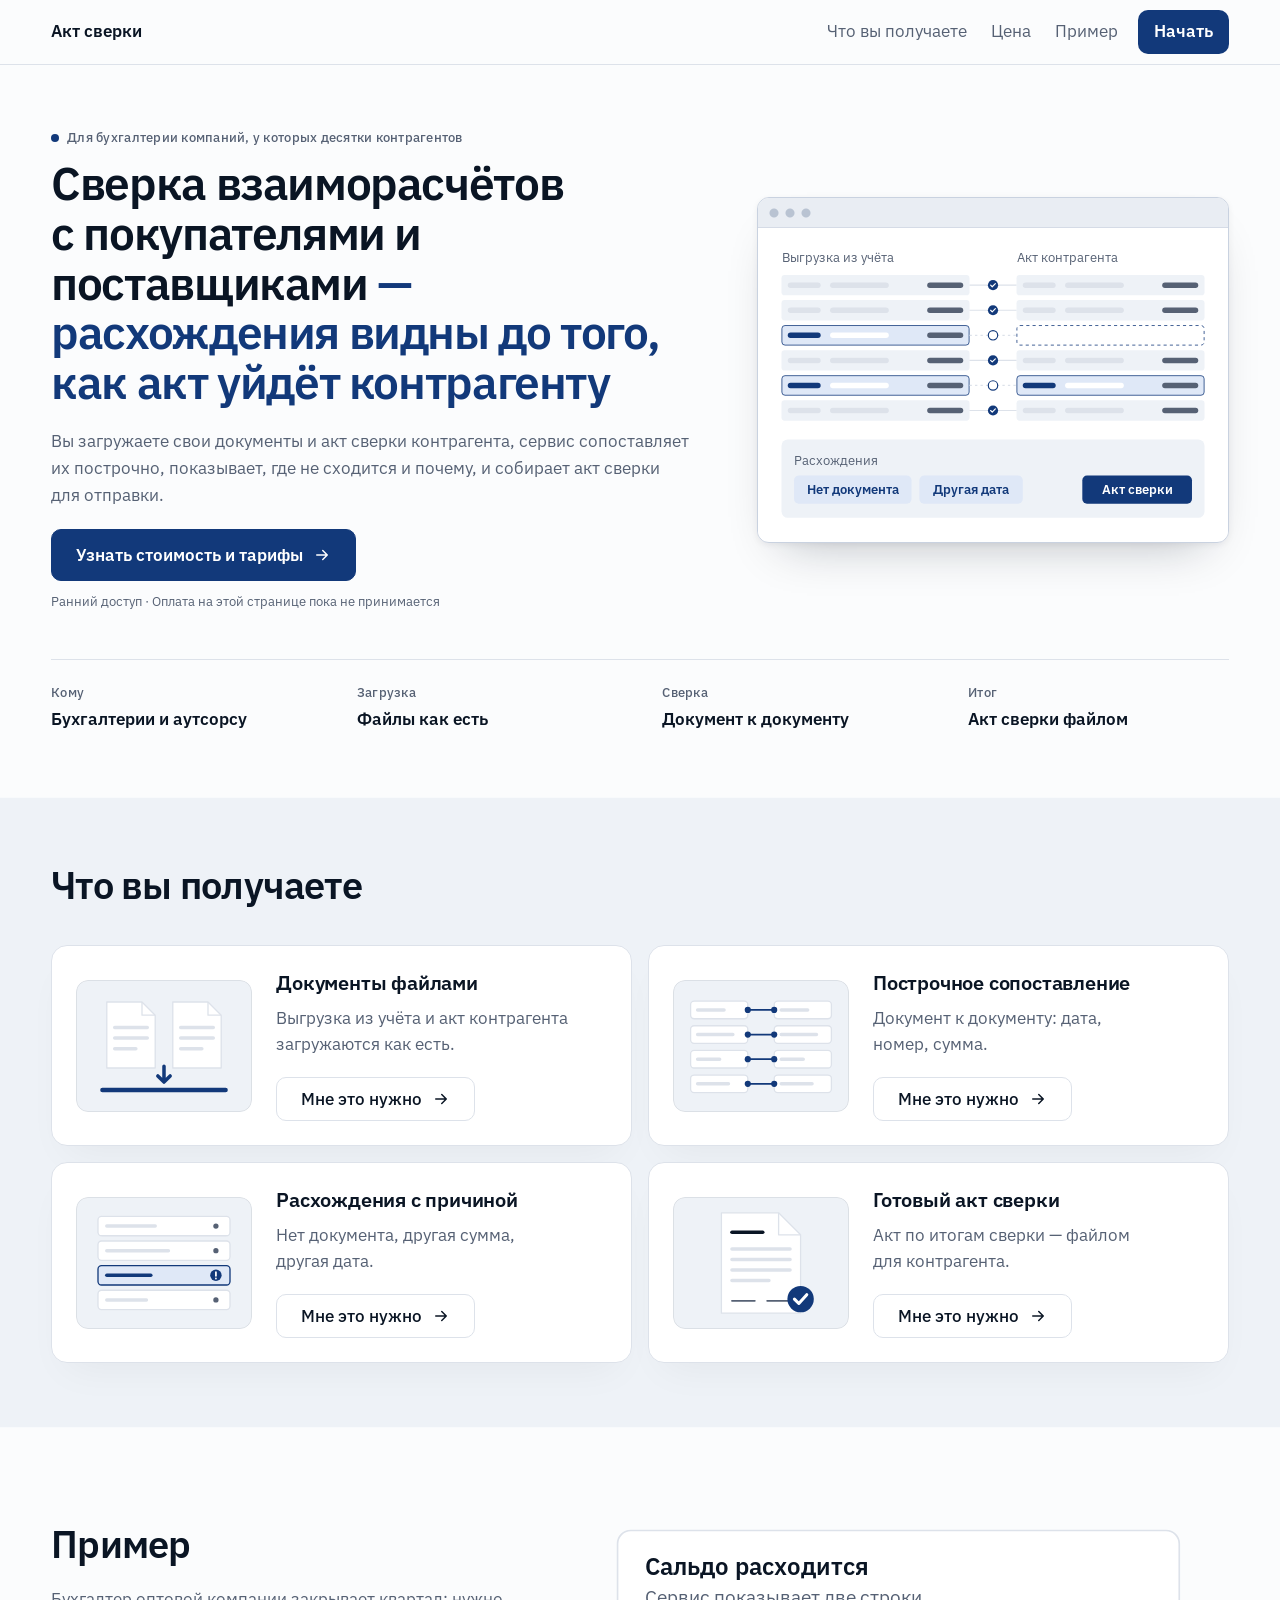
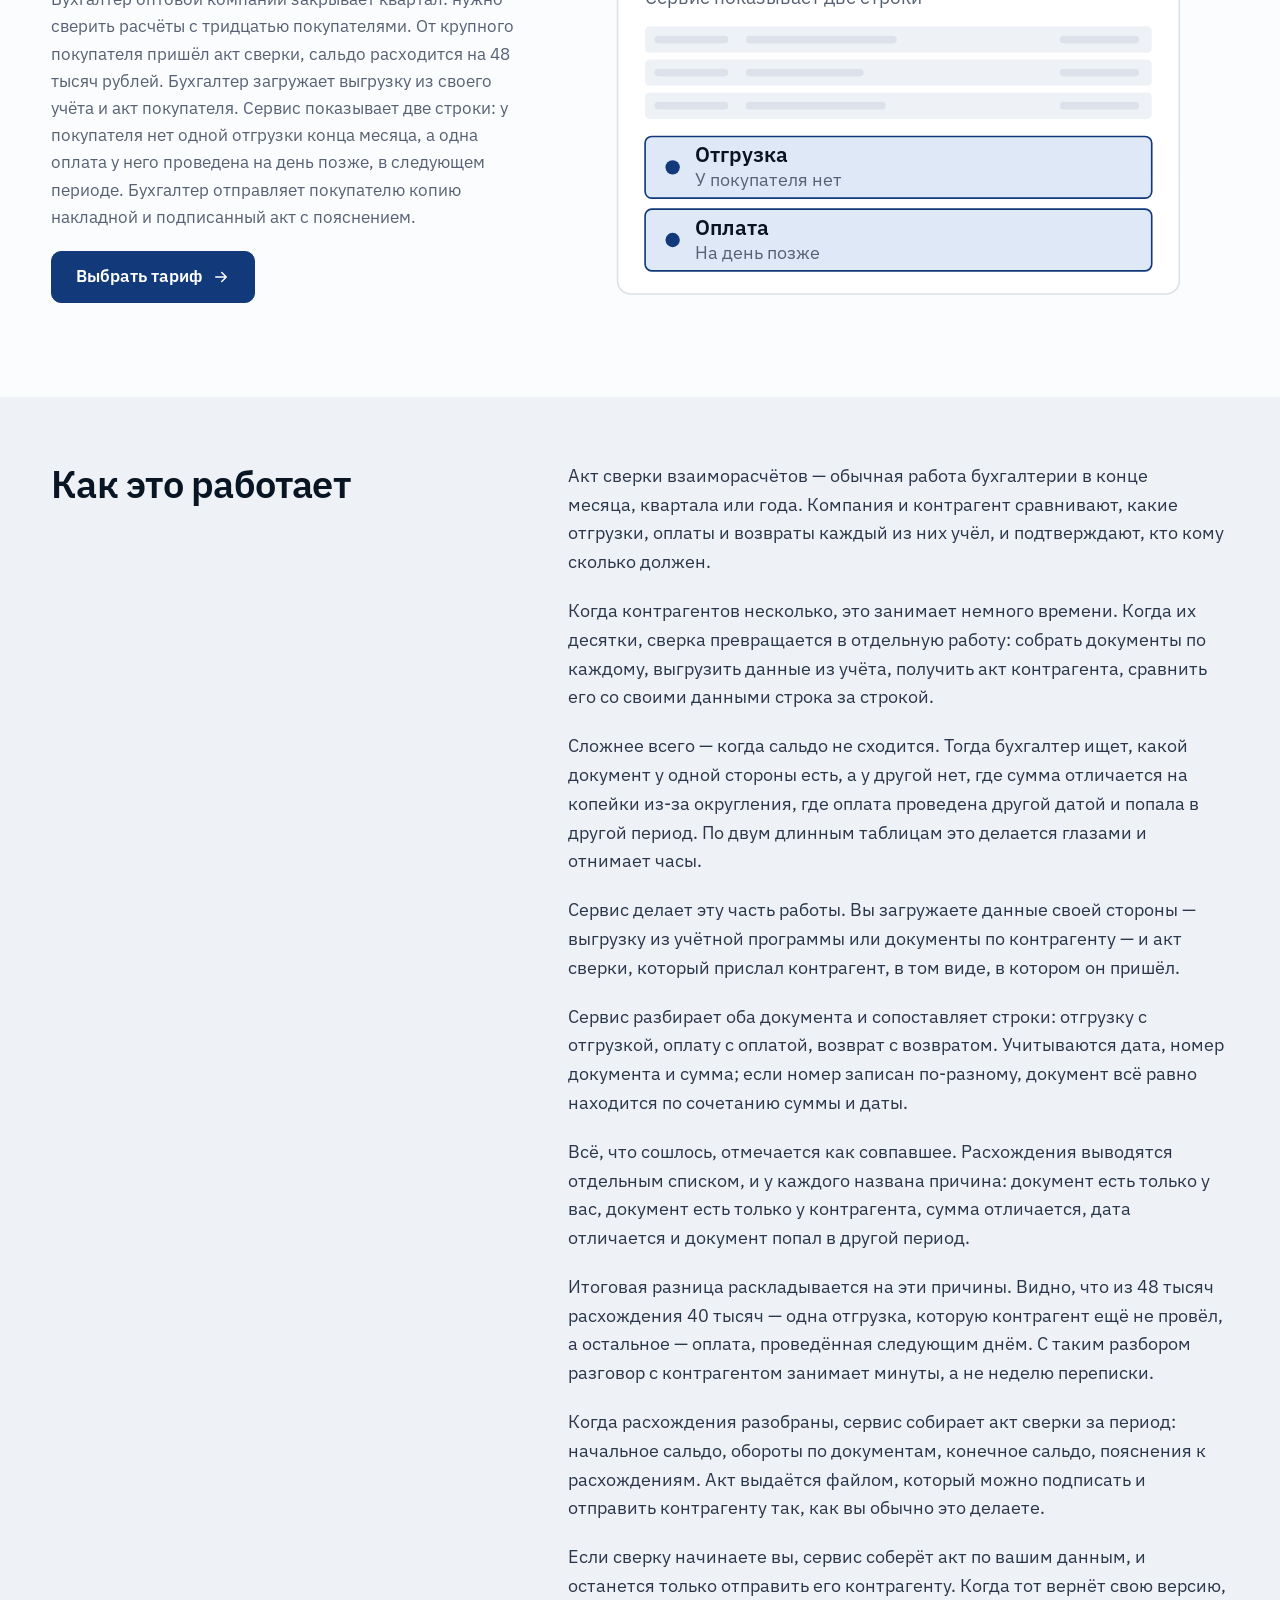
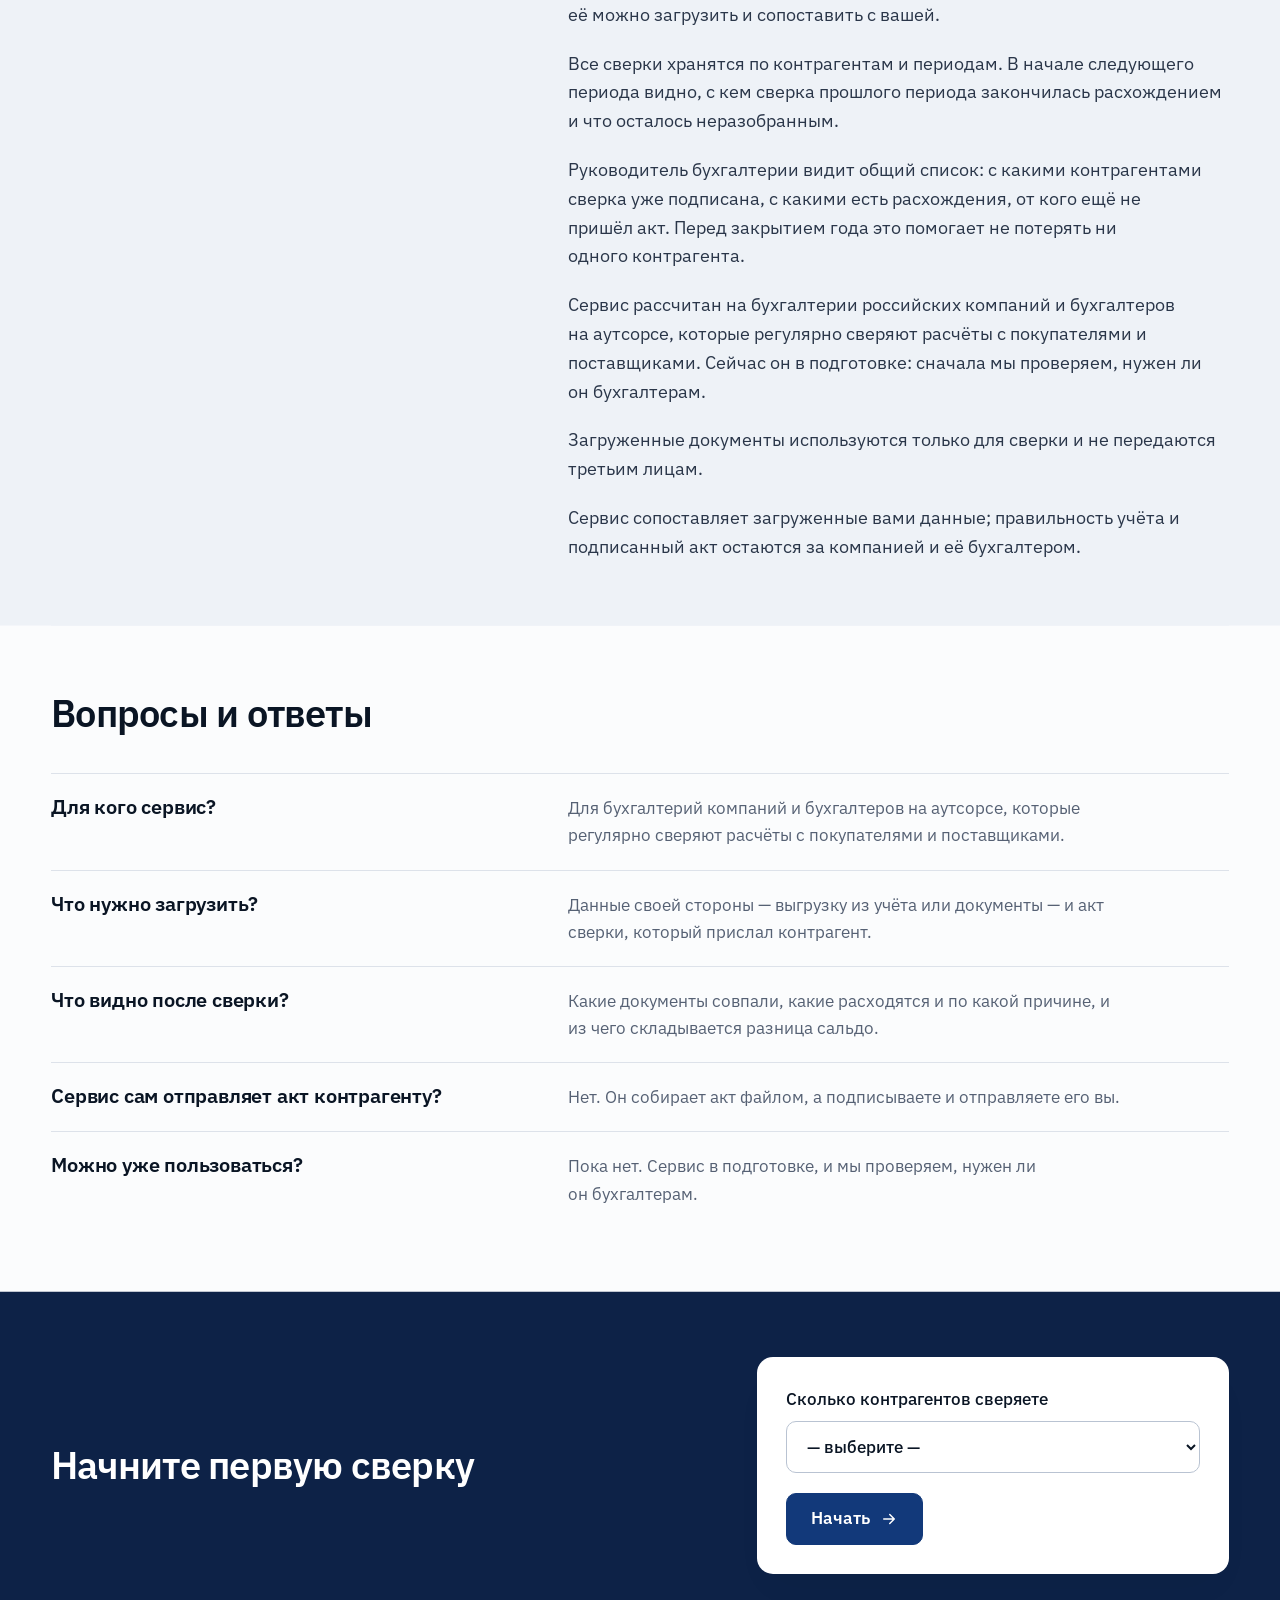
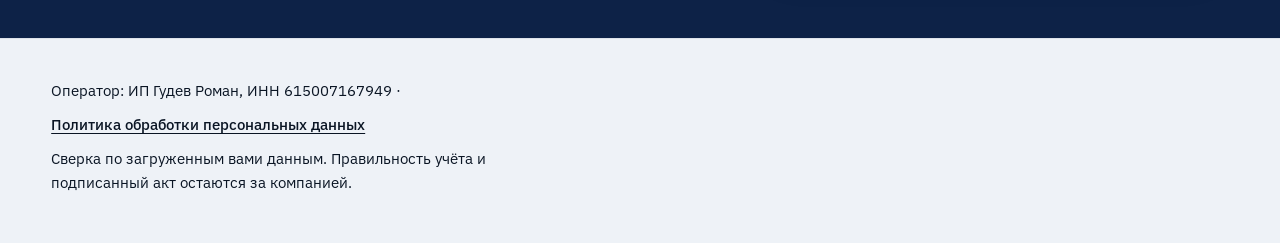
<file: index.html>
<!doctype html>
<html lang="ru">
<head>
<meta charset="utf-8">
<meta name="viewport" content="width=device-width,initial-scale=1">
<link rel="canonical" href="https://akt-sverki.veridok.ru/">
<title>Акты сверки с контрагентами — расхождения сразу видны</title>
<meta name="description" content="Сверка взаиморасчётов с покупателями и поставщиками: загрузите документы и акт контрагента — сервис найдёт расхождения и соберёт акт сверки.">
<link rel="icon" href="favicon.svg">
<link rel="stylesheet" href="https://super-romeo.github.io/smoki-base/v1/style.css">
<link rel="preconnect" href="https://fonts.googleapis.com">
<link rel="preconnect" href="https://fonts.gstatic.com" crossorigin>
<link rel="stylesheet" href="https://fonts.googleapis.com/css2?family=IBM+Plex+Sans:wght@400;500;600&display=swap">
<link rel="stylesheet" href="variant.css">
<script src="smoke.js" defer></script>
<!-- faq-jsonld:start -->
<script type="application/ld+json">
{
 "@context": "https://schema.org",
 "@type": "FAQPage",
 "mainEntity": [
  {
   "@type": "Question",
   "name": "Для кого сервис?",
   "acceptedAnswer": {
    "@type": "Answer",
    "text": "Для бухгалтерий компаний и бухгалтеров на аутсорсе, которые регулярно сверяют расчёты с покупателями и поставщиками."
   }
  },
  {
   "@type": "Question",
   "name": "Что нужно загрузить?",
   "acceptedAnswer": {
    "@type": "Answer",
    "text": "Данные своей стороны — выгрузку из учёта или документы — и акт сверки, который прислал контрагент."
   }
  },
  {
   "@type": "Question",
   "name": "Что видно после сверки?",
   "acceptedAnswer": {
    "@type": "Answer",
    "text": "Какие документы совпали, какие расходятся и по какой причине, и из чего складывается разница сальдо."
   }
  },
  {
   "@type": "Question",
   "name": "Сервис сам отправляет акт контрагенту?",
   "acceptedAnswer": {
    "@type": "Answer",
    "text": "Нет. Он собирает акт файлом, а подписываете и отправляете его вы."
   }
  },
  {
   "@type": "Question",
   "name": "Можно уже пользоваться?",
   "acceptedAnswer": {
    "@type": "Answer",
    "text": "Пока нет. Сервис в подготовке, и мы проверяем, нужен ли он бухгалтерам."
   }
  }
 ]
}
</script>
<!-- faq-jsonld:end -->
</head>
<body>

<header><div class="shell">
  <a class="home" href="index.html" data-ev="click_logo_home">Акт сверки</a>
  <nav aria-label="Разделы страницы"><a href="#chto" data-ev="click_nav_chto">Что вы получаете</a><a href="price.html" data-ev="click_nav_cena">Цена</a><a href="#primer" data-ev="click_nav_primer">Пример</a><a href="#start" data-ev="click_nav_start">Начать</a></nav>
</div></header>

<main class="shell">
  <section class="split">
    <div class="stack">
      <p class="meta rise"><span class="dot"></span> Для бухгалтерии компаний, у которых десятки контрагентов</p>
      <h1 class="rise" style="--i:1" data-len="xlong">Сверка взаиморасчётов с покупателями и поставщиками&nbsp;<span class="soft">— расхождения видны до того, как акт уйдёт контрагенту</span></h1>
      <p class="rise" style="--i:2">Вы загружаете свои документы и акт сверки контрагента, сервис сопоставляет их построчно, показывает, где не сходится и почему, и собирает акт сверки для отправки.</p>
      <a class="button rise" style="--i:3" href="price.html" data-ev="cta_click">Узнать стоимость и тарифы</a>
      <p class="meta rise" style="--i:4">Ранний доступ · Оплата на этой странице пока не принимается</p>
    </div>

    <figure class="window rise" style="--i:2"><svg class="shot" viewBox="0 0 1200 800" aria-hidden="true" focusable="false" font-family="inherit" font-size="34">
      <defs>
        <g id="pic-row"><rect width="480" height="52" rx="8" fill="#eef2f7"/><rect x="16" y="19" width="84" height="14" rx="7" fill="#dde2ea"/><rect x="124" y="19" width="150" height="14" rx="7" fill="#dde2ea"/><rect x="372" y="19" width="92" height="14" rx="7" fill="#566174"/></g>
        <g id="pic-row-diff"><rect x="1" y="1" width="478" height="50" rx="8" fill="#dfe8f7" stroke="#12397a" stroke-width="2"/><rect x="16" y="19" width="84" height="14" rx="7" fill="#12397a"/><rect x="124" y="19" width="150" height="14" rx="7" fill="#ffffff"/><rect x="372" y="19" width="92" height="14" rx="7" fill="#566174"/></g>
        <g id="pic-ok"><path d="M-60 0H60" stroke="#dde2ea" stroke-width="3"/><circle r="13" fill="#12397a"/><path d="M-6 0l4 4 8-8" fill="none" stroke="#ffffff" stroke-width="3" stroke-linecap="round" stroke-linejoin="round"/></g>
        <g id="pic-no"><path d="M-60 0H60" stroke="#dde2ea" stroke-width="3" stroke-dasharray="6 8"/><circle r="12" fill="#ffffff" stroke="#12397a" stroke-width="3"/></g>
      </defs>
      <rect width="1200" height="800" fill="#ffffff"/>
      <text x="60" y="88" fill="#566174">Выгрузка из учёта</text>
      <text x="660" y="88" fill="#566174">Акт контрагента</text>
      <use href="#pic-row" x="60" y="120"/><use href="#pic-row" x="660" y="120"/><use href="#pic-ok" x="600" y="146"/>
      <use href="#pic-row" x="60" y="184"/><use href="#pic-row" x="660" y="184"/><use href="#pic-ok" x="600" y="210"/>
      <use href="#pic-row-diff" x="60" y="248"/><rect x="661" y="249" width="478" height="50" rx="8" fill="none" stroke="#12397a" stroke-width="2" stroke-dasharray="8 8"/><use href="#pic-no" x="600" y="274"/>
      <use href="#pic-row" x="60" y="312"/><use href="#pic-row" x="660" y="312"/><use href="#pic-ok" x="600" y="338"/>
      <use href="#pic-row-diff" x="60" y="376"/><use href="#pic-row-diff" x="660" y="376"/><use href="#pic-no" x="600" y="402"/>
      <use href="#pic-row" x="60" y="440"/><use href="#pic-row" x="660" y="440"/><use href="#pic-ok" x="600" y="466"/>
      <rect x="60" y="540" width="1080" height="200" rx="16" fill="#eef2f7"/>
      <text x="92" y="604" fill="#566174">Расхождения</text>
      <rect x="92" y="632" width="300" height="72" rx="12" fill="#dfe8f7"/><text x="242" y="680" text-anchor="middle" font-weight="600" fill="#12397a">Нет документа</text>
      <rect x="412" y="632" width="264" height="72" rx="12" fill="#dfe8f7"/><text x="544" y="680" text-anchor="middle" font-weight="600" fill="#12397a">Другая дата</text>
      <rect x="828" y="632" width="280" height="72" rx="12" fill="#12397a"/><text x="968" y="680" text-anchor="middle" font-weight="600" fill="#ffffff">Акт сверки</text>
    </svg></figure>
    <dl class="facts">
      <div><dt>Кому</dt><dd>Бухгалтерии и аутсорсу</dd></div>
      <div><dt>Загрузка</dt><dd>Файлы как есть</dd></div>
      <div><dt>Сверка</dt><dd>Документ к документу</dd></div>
      <div><dt>Итог</dt><dd>Акт сверки файлом</dd></div>
    </dl>
  </section>

  <section id="chto" data-view="features_view">
    <div class="split">
      <div class="stack"><h2>Что вы получаете</h2></div>
    </div>
    <div class="bento">
      <article class="tile stack wide reveal">
        <div class="art"><svg viewBox="0 0 400 300" aria-hidden="true" focusable="false">
          <rect width="400" height="300" fill="#eef2f7"/>
          <path d="M70 50h80l30 30v120H70z" fill="#ffffff" stroke="#dde2ea" stroke-width="3" stroke-linejoin="round"/><path d="M150 50v30h30" fill="none" stroke="#dde2ea" stroke-width="3" stroke-linejoin="round"/>
          <path d="M88 108h74M88 132h74M88 156h48" stroke="#dde2ea" stroke-width="8" stroke-linecap="round"/>
          <path d="M220 50h80l30 30v120H220z" fill="#ffffff" stroke="#dde2ea" stroke-width="3" stroke-linejoin="round"/><path d="M300 50v30h30" fill="none" stroke="#dde2ea" stroke-width="3" stroke-linejoin="round"/>
          <path d="M238 108h74M238 132h74M238 156h48" stroke="#dde2ea" stroke-width="8" stroke-linecap="round"/>
          <path d="M60 250h280" stroke="#12397a" stroke-width="10" stroke-linecap="round"/>
          <path d="M200 196v34M186 218l14 14 14-14" fill="none" stroke="#12397a" stroke-width="8" stroke-linecap="round" stroke-linejoin="round"/>
        </svg></div>
        <h3>Документы файлами</h3><p>Выгрузка из учёта и акт контрагента загружаются как есть.</p>
        <a class="button quiet" href="price.html" data-ev="feature_zagruzka">Мне это нужно</a>
      </article>
      <article class="tile stack reveal">
        <div class="art"><svg viewBox="0 0 400 300" aria-hidden="true" focusable="false">
          <rect width="400" height="300" fill="#eef2f7"/>
          <g fill="#ffffff" stroke="#dde2ea" stroke-width="3"><rect x="40" y="48" width="130" height="40" rx="8"/><rect x="40" y="104" width="130" height="40" rx="8"/><rect x="40" y="160" width="130" height="40" rx="8"/><rect x="40" y="216" width="130" height="40" rx="8"/><rect x="230" y="48" width="130" height="40" rx="8"/><rect x="230" y="104" width="130" height="40" rx="8"/><rect x="230" y="160" width="130" height="40" rx="8"/><rect x="230" y="216" width="130" height="40" rx="8"/></g>
          <path d="M56 68h60M56 124h80M56 180h50M56 236h70M246 68h60M246 124h80M246 180h50M246 236h70" stroke="#dde2ea" stroke-width="8" stroke-linecap="round"/>
          <path d="M170 68h60M170 124h60M170 180h60M170 236h60" stroke="#12397a" stroke-width="4"/>
          <g fill="#12397a"><circle cx="170" cy="68" r="7"/><circle cx="230" cy="68" r="7"/><circle cx="170" cy="124" r="7"/><circle cx="230" cy="124" r="7"/><circle cx="170" cy="180" r="7"/><circle cx="230" cy="180" r="7"/><circle cx="170" cy="236" r="7"/><circle cx="230" cy="236" r="7"/></g>
        </svg></div>
        <h3>Построчное сопоставление</h3><p>Документ к документу: дата, номер, сумма.</p>
        <a class="button quiet" href="price.html" data-ev="feature_sopostavlenie">Мне это нужно</a>
      </article>
      <article class="tile stack reveal">
        <div class="art"><svg viewBox="0 0 400 300" aria-hidden="true" focusable="false">
          <rect width="400" height="300" fill="#eef2f7"/>
          <g fill="#ffffff" stroke="#dde2ea" stroke-width="3"><rect x="50" y="44" width="300" height="44" rx="8"/><rect x="50" y="100" width="300" height="44" rx="8"/><rect x="50" y="212" width="300" height="44" rx="8"/></g>
          <rect x="50" y="156" width="300" height="44" rx="8" fill="#dfe8f7" stroke="#12397a" stroke-width="3"/>
          <path d="M70 66h110M70 122h140M70 234h90" stroke="#dde2ea" stroke-width="8" stroke-linecap="round"/>
          <path d="M70 178h100" stroke="#12397a" stroke-width="8" stroke-linecap="round"/>
          <circle cx="318" cy="178" r="13" fill="#12397a"/><path d="M318 171v8M318 185v.5" stroke="#ffffff" stroke-width="4" stroke-linecap="round"/>
          <g fill="#566174"><circle cx="318" cy="66" r="6"/><circle cx="318" cy="122" r="6"/><circle cx="318" cy="234" r="6"/></g>
        </svg></div>
        <h3>Расхождения с причиной</h3><p>Нет документа, другая сумма, другая дата.</p>
        <a class="button quiet" href="price.html" data-ev="feature_rashozhdeniya">Мне это нужно</a>
      </article>
      <article class="tile stack wide reveal">
        <div class="art"><svg viewBox="0 0 400 300" aria-hidden="true" focusable="false">
          <rect width="400" height="300" fill="#eef2f7"/>
          <path d="M110 36h130l50 50v178H110z" fill="#ffffff" stroke="#dde2ea" stroke-width="3" stroke-linejoin="round"/><path d="M240 36v50h50" fill="none" stroke="#dde2ea" stroke-width="3" stroke-linejoin="round"/>
          <path d="M134 80h70" stroke="#0a1524" stroke-width="8" stroke-linecap="round"/>
          <path d="M134 118h132M134 142h132M134 166h132M134 190h84" stroke="#dde2ea" stroke-width="8" stroke-linecap="round"/>
          <path d="M134 236h52M214 236h52" stroke="#566174" stroke-width="4" stroke-linecap="round"/>
          <circle cx="290" cy="232" r="30" fill="#12397a"/><path d="M276 232l10 10 18-20" fill="none" stroke="#ffffff" stroke-width="7" stroke-linecap="round" stroke-linejoin="round"/>
        </svg></div>
        <h3>Готовый акт сверки</h3><p>Акт по итогам сверки — файлом для контрагента.</p>
        <a class="button quiet" href="price.html" data-ev="feature_akt">Мне это нужно</a>
      </article>
    </div>
  </section>

  <section id="primer" class="split flip" data-view="example_view">
    <div class="stack">
      <h2>Пример</h2>
      <p>Бухгалтер оптовой компании закрывает квартал: нужно сверить расчёты с тридцатью покупателями. От крупного покупателя пришёл акт сверки, сальдо расходится на 48 тысяч рублей. Бухгалтер загружает выгрузку из своего учёта и акт покупателя. Сервис показывает две строки: у покупателя нет одной отгрузки конца месяца, а одна оплата у него проведена на день позже, в следующем периоде. Бухгалтер отправляет покупателю копию накладной и подписанный акт с пояснением.</p>
      <a class="button" href="price.html" data-ev="click_cta_after_example">Выбрать тариф</a>
    </div>
    <svg class="shot reveal" viewBox="0 0 1200 800" aria-hidden="true" focusable="false" font-family="inherit">
      <rect width="1200" height="800" fill="#eef2f7"/>
      <rect x="90" y="70" width="1020" height="660" rx="24" fill="#ffffff" stroke="#dde2ea" stroke-width="3"/>
      <text x="140" y="150" font-size="44" font-weight="600" fill="#0a1524">Сальдо расходится</text>
      <text x="140" y="204" font-size="34" fill="#566174">Сервис показывает две строки</text>
      <g fill="#eef2f7"><rect x="140" y="244" width="920" height="48" rx="8"/><rect x="140" y="304" width="920" height="48" rx="8"/><rect x="140" y="364" width="920" height="48" rx="8"/></g>
      <path d="M164 268h120M164 328h120M164 388h120M330 268h260M330 328h200M330 388h240M900 268h130M900 328h130M900 388h130" stroke="#dde2ea" stroke-width="14" stroke-linecap="round"/>
      <rect x="140" y="444" width="920" height="112" rx="12" fill="#dfe8f7" stroke="#12397a" stroke-width="3"/>
      <circle cx="190" cy="500" r="13" fill="#12397a"/>
      <text x="230" y="490" font-size="38" font-weight="600" fill="#0a1524">Отгрузка</text>
      <text x="230" y="534" font-size="32" fill="#566174">У покупателя нет</text>
      <rect x="140" y="576" width="920" height="112" rx="12" fill="#dfe8f7" stroke="#12397a" stroke-width="3"/>
      <circle cx="190" cy="632" r="13" fill="#12397a"/>
      <text x="230" y="622" font-size="38" font-weight="600" fill="#0a1524">Оплата</text>
      <text x="230" y="666" font-size="32" fill="#566174">На день позже</text>
    </svg>
  </section>
<!-- seo-tekst:start -->
  <section id="opis" class="split flip">
    <div class="stack"><h2>Как это работает</h2></div>
    <div class="stack">
    <p>Акт сверки взаиморасчётов — обычная работа бухгалтерии в конце месяца, квартала или года. Компания и контрагент сравнивают, какие отгрузки, оплаты и возвраты каждый из них учёл, и подтверждают, кто кому сколько должен.</p>
    <p>Когда контрагентов несколько, это занимает немного времени. Когда их десятки, сверка превращается в отдельную работу: собрать документы по каждому, выгрузить данные из учёта, получить акт контрагента, сравнить его со своими данными строка за строкой.</p>
    <p>Сложнее всего — когда сальдо не сходится. Тогда бухгалтер ищет, какой документ у одной стороны есть, а у другой нет, где сумма отличается на копейки из-за округления, где оплата проведена другой датой и попала в другой период. По двум длинным таблицам это делается глазами и отнимает часы.</p>
    <p>Сервис делает эту часть работы. Вы загружаете данные своей стороны — выгрузку из учётной программы или документы по контрагенту — и акт сверки, который прислал контрагент, в том виде, в котором он пришёл.</p>
    <p>Сервис разбирает оба документа и сопоставляет строки: отгрузку с отгрузкой, оплату с оплатой, возврат с возвратом. Учитываются дата, номер документа и сумма; если номер записан по-разному, документ всё равно находится по сочетанию суммы и даты.</p>
    <p>Всё, что сошлось, отмечается как совпавшее. Расхождения выводятся отдельным списком, и у каждого названа причина: документ есть только у вас, документ есть только у контрагента, сумма отличается, дата отличается и документ попал в другой период.</p>
    <p>Итоговая разница раскладывается на эти причины. Видно, что из 48 тысяч расхождения 40 тысяч — одна отгрузка, которую контрагент ещё не провёл, а остальное — оплата, проведённая следующим днём. С таким разбором разговор с контрагентом занимает минуты, а не неделю переписки.</p>
    <p>Когда расхождения разобраны, сервис собирает акт сверки за период: начальное сальдо, обороты по документам, конечное сальдо, пояснения к расхождениям. Акт выдаётся файлом, который можно подписать и отправить контрагенту так, как вы обычно это делаете.</p>
    <p>Если сверку начинаете вы, сервис соберёт акт по вашим данным, и останется только отправить его контрагенту. Когда тот вернёт свою версию, её можно загрузить и сопоставить с вашей.</p>
    <p>Все сверки хранятся по контрагентам и периодам. В начале следующего периода видно, с кем сверка прошлого периода закончилась расхождением и что осталось неразобранным.</p>
    <p>Руководитель бухгалтерии видит общий список: с какими контрагентами сверка уже подписана, с какими есть расхождения, от кого ещё не пришёл акт. Перед закрытием года это помогает не потерять ни одного контрагента.</p>
    <p>Сервис рассчитан на бухгалтерии российских компаний и бухгалтеров на аутсорсе, которые регулярно сверяют расчёты с покупателями и поставщиками. Сейчас он в подготовке: сначала мы проверяем, нужен ли он бухгалтерам.</p>
    <p>Загруженные документы используются только для сверки и не передаются третьим лицам.</p>
    <p>Сервис сопоставляет загруженные вами данные; правильность учёта и подписанный акт остаются за компанией и её бухгалтером.</p>
    </div>
  </section>
  <section id="faq">
    <div class="stack"><h2>Вопросы и ответы</h2></div>
    <div class="rows">
      <div class="split flip"><h3>Для кого сервис?</h3><p>Для бухгалтерий компаний и бухгалтеров на аутсорсе, которые регулярно сверяют расчёты с покупателями и поставщиками.</p></div>
      <div class="split flip"><h3>Что нужно загрузить?</h3><p>Данные своей стороны — выгрузку из учёта или документы — и акт сверки, который прислал контрагент.</p></div>
      <div class="split flip"><h3>Что видно после сверки?</h3><p>Какие документы совпали, какие расходятся и по какой причине, и из чего складывается разница сальдо.</p></div>
      <div class="split flip"><h3>Сервис сам отправляет акт контрагенту?</h3><p>Нет. Он собирает акт файлом, а подписываете и отправляете его вы.</p></div>
      <div class="split flip"><h3>Можно уже пользоваться?</h3><p>Пока нет. Сервис в подготовке, и мы проверяем, нужен ли он бухгалтерам.</p></div>
    </div>
  </section>
<!-- seo-tekst:end -->
  <section id="start" class="split" data-view="start_view">
    <div class="stack">
      <h2>Начните первую сверку</h2>
    </div>
    <div class="tile stack">
      <label>Сколько контрагентов сверяете<select data-ev-focus="form_start"><option value="">— выберите —</option><option>До 10</option><option>11–50</option><option>51–200</option><option>Больше 200</option></select></label>
      <a class="button" href="price.html" data-ev="form_submit_click">Начать</a>
    </div>
  </section>
</main>

<footer><div class="shell">
  <p>Оператор: ИП Гудев Роман, ИНН 615007167949 &middot; <a href="privacy.html" data-ev="click_legal_privacy">Политика обработки персональных данных</a></p>
  <p>Сверка по загруженным вами данным. Правильность учёта и подписанный акт остаются за компанией.</p>
</div></footer>

</body>
</html>
</file>
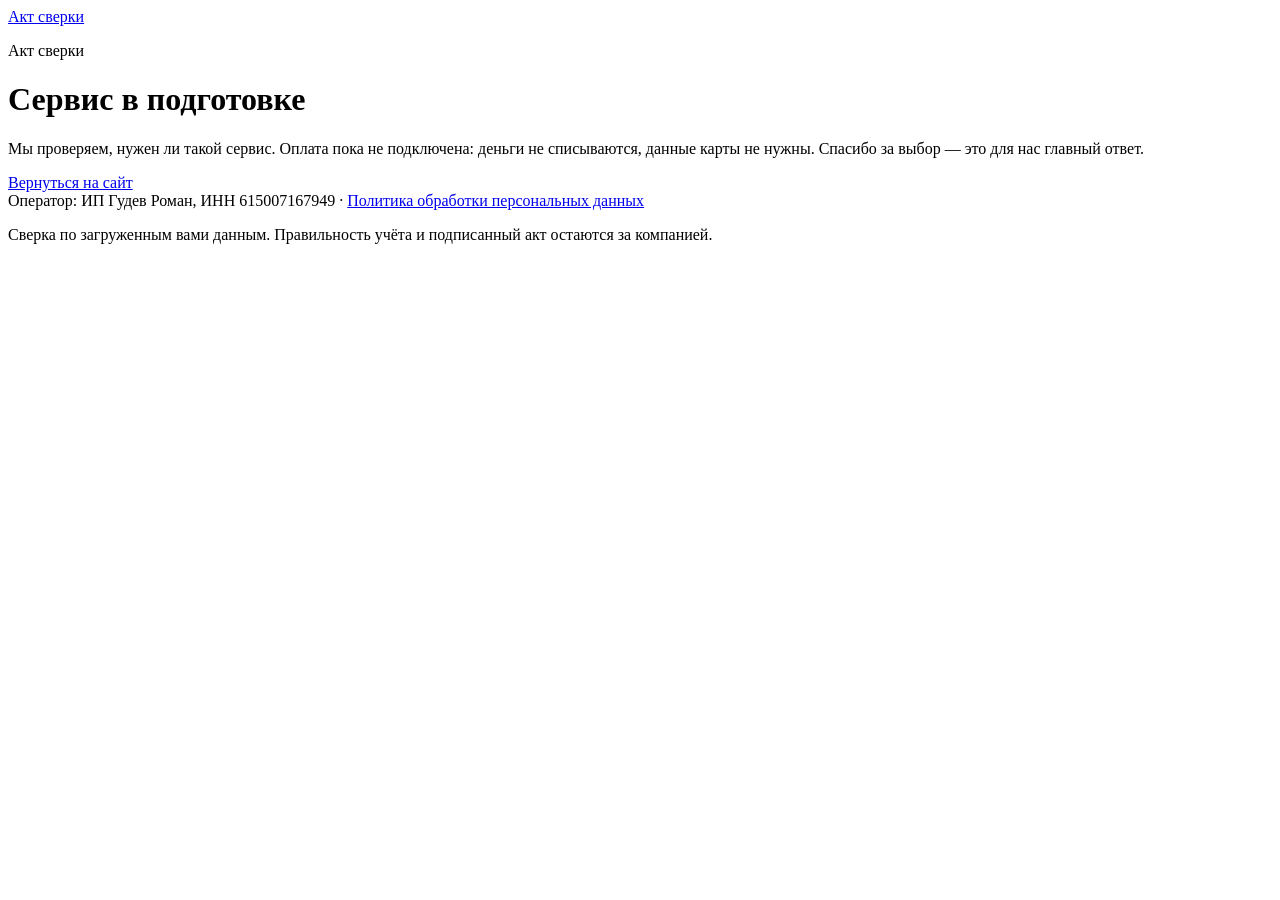
<file: pay.html>
<!doctype html>
<html lang="ru">
<head>
<meta charset="utf-8">
<meta name="viewport" content="width=device-width,initial-scale=1">
<link rel="canonical" href="https://akt-sverki.veridok.ru/pay.html">
<title>Акт сверки — оплата пока не подключена</title>
<meta name="robots" content="noindex,nofollow">
<link rel="icon" href="favicon.svg">
<link rel="stylesheet" href="https://super-romeo.github.io/smoki-base/v1/style.css">
<script src="smoke.js" defer></script>
</head>
<body data-page="pay">
<header class="site"><div class="wrap bar">
  <a class="brand" href="index.html" data-ev="click_logo_home"><span class="mark"></span>Акт сверки</a>
</div></header>
<main class="page"><div class="wrap narrow center">
  <p class="eyebrow">Акт сверки</p>
  <h1>Сервис в подготовке</h1>
  <p class="lead">Мы проверяем, нужен ли такой сервис. Оплата пока не подключена: деньги не списываются, данные карты не нужны. Спасибо за выбор — это для нас главный ответ.</p>
  <p class="note" data-show="plan" hidden>Выбранный тариф записан обезличенно, без ваших данных.</p>
  <p class="note" data-show="feature" hidden>Выбранная функция записана обезличенно, без ваших данных.</p>
  <p class="note" data-show="intent" hidden>Запрос записан обезличенно, без ваших данных и документов.</p>
  <div class="actions"><a class="btn primary" href="index.html" data-ev="click_back">Вернуться на сайт</a></div>
  <p class="note" data-show="sent" hidden>Спасибо — напишем один раз, когда сервис заработает.</p>
  <div id="email-box" class="card" style="margin:44px auto 0;max-width:560px;text-align:left"><h2>Сообщить о запуске</h2><p>Если хотите, оставьте почту — пришлём одно письмо, когда сервис заработает. Поле необязательное.</p><div data-form-slot></div><p class="note" style="margin:6px 0 0"><a href="privacy.html" data-ev="click_legal_privacy">Политика обработки персональных данных</a></p></div>
</div></main>
<footer class="site-foot"><div class="wrap">
  <p style="margin:0">Оператор: ИП Гудев Роман, ИНН 615007167949 &middot; <a href="privacy.html" data-ev="click_legal_privacy">Политика обработки персональных данных</a></p>
  <p class="muted">Сверка по загруженным вами данным. Правильность учёта и подписанный акт остаются за компанией.</p>
</div></footer>
</body>
</html>
</file>
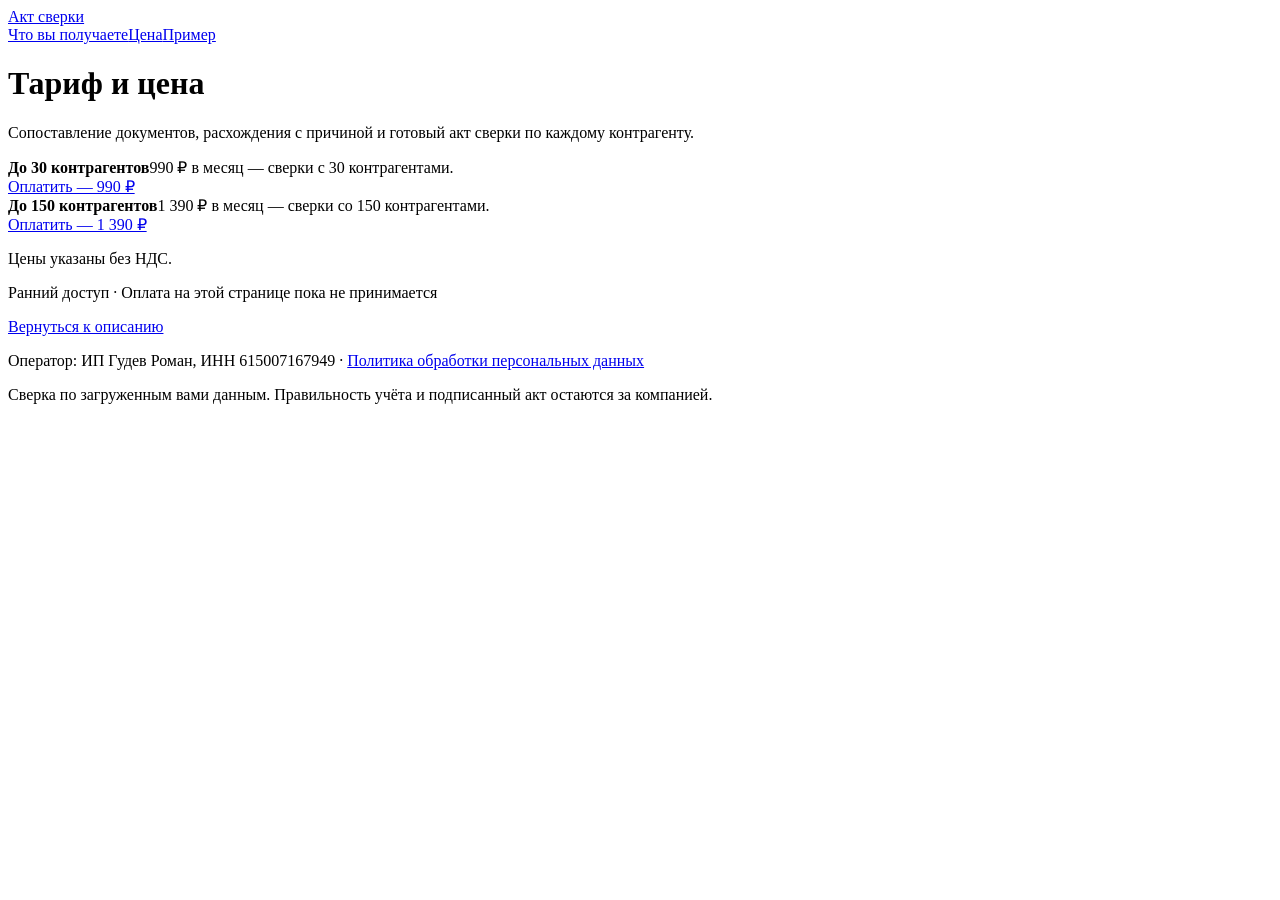
<file: price.html>
<!doctype html>
<html lang="ru">
<head>
<meta charset="utf-8">
<meta name="viewport" content="width=device-width,initial-scale=1">
<link rel="canonical" href="https://akt-sverki.veridok.ru/price.html">
<title>Цена — сверка взаиморасчётов с контрагентами</title>
<meta name="description" content="Цена сверки взаиморасчётов с покупателями и поставщиками: сопоставление документов, разбор расхождений и акт сверки.">
<link rel="icon" href="favicon.svg">
<link rel="stylesheet" href="https://super-romeo.github.io/smoki-base/v1/style.css">
<script src="smoke.js" defer></script>
<script>
  /* Открыт экран цен — price_view через smoke.js (window.smokeTrack). */
  document.addEventListener("DOMContentLoaded", function () { if (window.smokeTrack) window.smokeTrack("price_view"); });
</script>
</head>
<body data-page="price">

<header><div class="wrap">
  <div class="logo"><a href="index.html" data-ev="click_logo_home">Акт сверки</a></div>
  <nav class="top"><a href="index.html#chto" data-ev="click_nav_chto">Что вы получаете</a><a href="price.html" data-ev="click_nav_cena">Цена</a><a href="index.html#primer" data-ev="click_nav_primer">Пример</a></nav>
</div></header>

<div class="wrap">
  <div class="hero">
    <h1>Тариф и цена</h1>
    <p class="sub">Сопоставление документов, расхождения с причиной и готовый акт сверки по каждому контрагенту.</p>
  </div>

  <section id="cena">
    <div class="grid">
      <div class="card"><b>До 30 контрагентов</b><span>990 ₽ в месяц — сверки с 30 контрагентами.</span><br><a class="btn" href="pay.html?plan=do30" data-ev="payment_click click_pay_do30">Оплатить — 990 ₽</a></div>
      <div class="card"><b>До 150 контрагентов</b><span>1 390 ₽ в месяц — сверки со 150 контрагентами.</span><br><a class="btn" href="pay.html?plan=do150" data-ev="payment_click click_pay_do150">Оплатить — 1 390 ₽</a></div>
    </div>
    <p class="note nalog">Цены указаны без НДС.</p>
    <p class="cta-note">Ранний доступ · Оплата на этой странице пока не принимается</p>
    <div class="actions"><a class="btn" href="index.html" data-ev="click_back">Вернуться к описанию</a></div>
  </section>
</div>

<footer><div class="wrap">
  <p>Оператор: ИП Гудев Роман, ИНН 615007167949 &middot; <a href="privacy.html" data-ev="click_legal_privacy">Политика обработки персональных данных</a></p>
  <p class="muted">Сверка по загруженным вами данным. Правильность учёта и подписанный акт остаются за компанией.</p>
</div></footer>

</body>
</html>
</file>
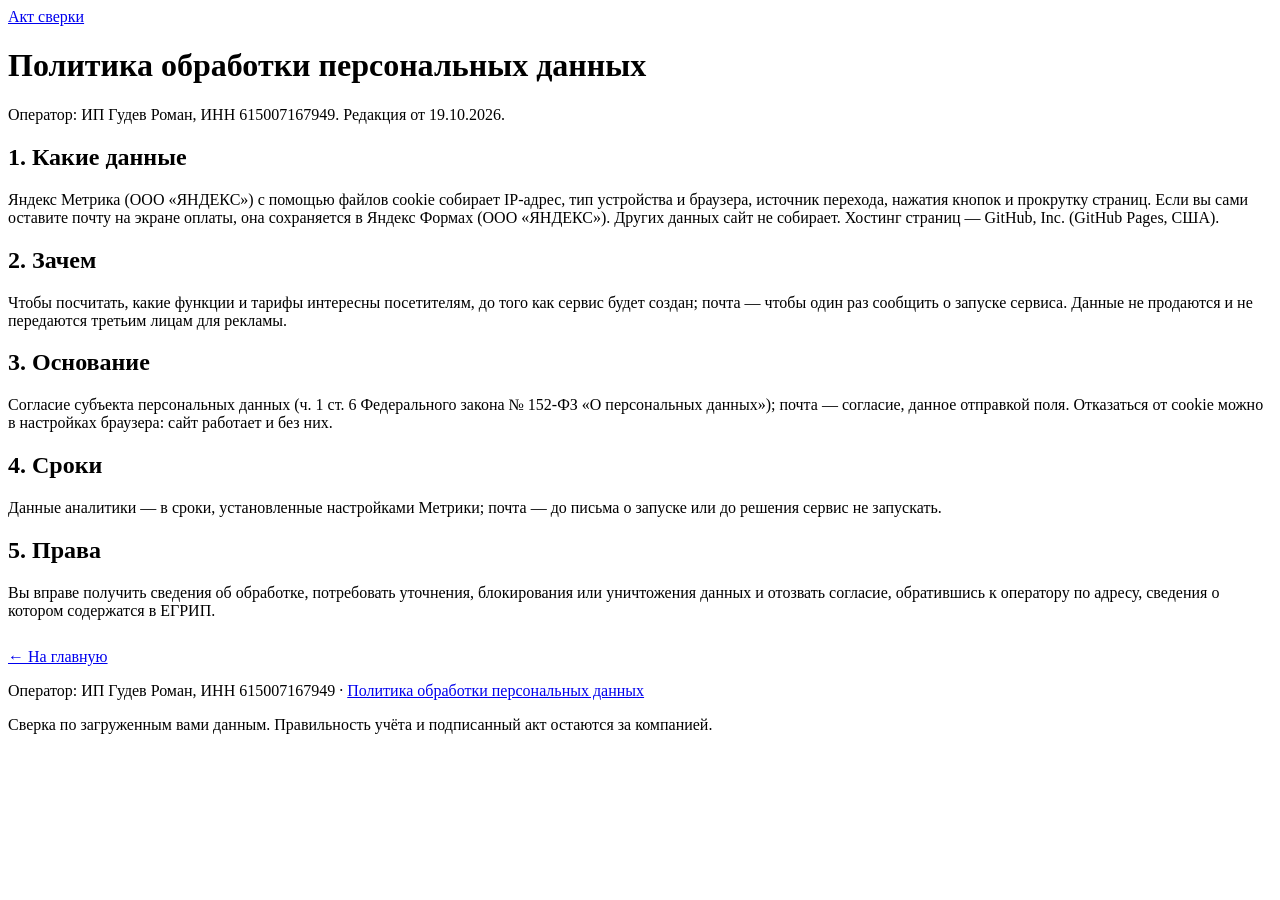
<file: privacy.html>
<!doctype html>
<html lang="ru">
<head>
<meta charset="utf-8">
<meta name="viewport" content="width=device-width,initial-scale=1">
<link rel="canonical" href="https://akt-sverki.veridok.ru/privacy.html">
<title>Акт сверки — Политика обработки персональных данных</title>
<meta name="description" content="Акт сверки: какие данные собирает сайт, зачем, куда они передаются, сколько хранятся и ваши права.">
<link rel="icon" href="favicon.svg">
<link rel="stylesheet" href="https://super-romeo.github.io/smoki-base/v1/style.css">
<script src="smoke.js" defer></script>
</head>
<body>
<header class="site"><div class="wrap bar">
  <a class="brand" href="index.html" data-ev="click_logo_home"><span class="mark"></span>Акт сверки</a>
</div></header>
<main class="page"><div class="wrap narrow doc">
  <h1>Политика обработки персональных данных</h1>
  <p class="lead">Оператор: ИП Гудев Роман, ИНН 615007167949. Редакция от 19.10.2026.</p>
  <h2>1. Какие данные</h2>
  <p>Яндекс Метрика (ООО «ЯНДЕКС») с помощью файлов cookie собирает IP-адрес, тип устройства и браузера, источник перехода, нажатия кнопок и прокрутку страниц. Если вы сами оставите почту на экране оплаты, она сохраняется в Яндекс Формах (ООО «ЯНДЕКС»). Других данных сайт не собирает. Хостинг страниц — GitHub, Inc. (GitHub Pages, США).</p>
  <h2>2. Зачем</h2>
  <p>Чтобы посчитать, какие функции и тарифы интересны посетителям, до того как сервис будет создан; почта — чтобы один раз сообщить о запуске сервиса. Данные не продаются и не передаются третьим лицам для рекламы.</p>
  <h2>3. Основание</h2>
  <p>Согласие субъекта персональных данных (ч. 1 ст. 6 Федерального закона № 152-ФЗ «О персональных данных»); почта — согласие, данное отправкой поля. Отказаться от cookie можно в настройках браузера: сайт работает и без них.</p>
  <h2>4. Сроки</h2>
  <p>Данные аналитики — в сроки, установленные настройками Метрики; почта — до письма о запуске или до решения сервис не запускать.</p>
  <h2>5. Права</h2>
  <p>Вы вправе получить сведения об обработке, потребовать уточнения, блокирования или уничтожения данных и отозвать согласие, обратившись к оператору по адресу, сведения о котором содержатся в ЕГРИП.</p>
  <p style="margin-top:28px"><a href="index.html" data-ev="click_legal_back">&larr; На главную</a></p>
</div></main>
<footer class="site-foot"><div class="wrap">
  <p style="margin:0">Оператор: ИП Гудев Роман, ИНН 615007167949 &middot; <a href="privacy.html" data-ev="click_legal_privacy">Политика обработки персональных данных</a></p>
  <p class="muted">Сверка по загруженным вами данным. Правильность учёта и подписанный акт остаются за компанией.</p>
</div></footer>
</body>
</html>
</file>
<file: variant.css>
/* Final sample v12 — one layer (СМ-45): tokens in :root, then general rules.
   Owner's ten choices: layout 17 · IBM Plex Sans · navy palette · background 06 (grey bands, dark form band) ·
   shape 02 (medium radius) · cards 05 (2×2, picture on the side) · hero 07 (picture in a window frame) ·
   density 02 (compact) · header 07 (button in header, light-grey footer) · motion 04 (load cascade only).
   Four commands on top: polish (whole) · emil-design-eng (interaction layer, no image placeholder colour) ·
   mobile-native (safe areas, footer press) · typeset (measure, leading and tracking per role, fallback face). */

/* fallback with Plex metrics: the swap from Segoe UI / Arial does not reflow lines */
@font-face { font-family: "Plex Fallback"; src: local("Segoe UI"), local("Arial"); size-adjust: 101.7%; ascent-override: 100.8%; descent-override: 27%; line-gap-override: 0%; }

:root {
  /* colour — one blue accent; white text on it passes AA */
  --canvas: #fbfcfd;
  --surface: #ffffff;
  --ink: #0a1524;
  --steel: #566174;
  --line: #dde2ea;
  --line-strong: #b9c3d2;
  --accent: #12397a;
  --accent-hover: #0d2247;              /* the dark band colour, no new hue */
  --accent-wash: #dfe8f7;
  --focus: #2f6fd6;
  --band-grey: #eef2f7;
  --band-dark: #0d2247;
  --shadow: 0 20px 40px -15px rgba(0, 0, 0, .05);
  /* type — one family; the larger the type, the tighter tracking and leading */
  --font-sans: "IBM Plex Sans", "Plex Fallback", "Segoe UI", system-ui, sans-serif;
  --text-display: clamp(2.25rem, 5vw, 3.75rem);
  --text-h2: clamp(1.75rem, 3vw, 2.5rem);
  --text-h3: 1.25rem;
  --text-body: 1.0625rem;
  --text-meta: .8125rem;
  --tracking-display: -.03em;
  --tracking: -.02em;
  --tracking-h3: -.01em;
  --leading-display: 1.08;
  --leading-tight: 1.15;
  --leading-h3: 1.3;
  --leading-body: 1.6;                  /* 1.55 on phones */
  --leading-snug: 1.5;                  /* short measure in cards */
  --measure: 56ch;                      /* about 70 characters of Plex per line */
  --measure-lead: 41.5rem;               /* hero lead keeps two lines at 1280; rem, because ch on an animated element can resolve against the fallback face */
  /* space, shape */
  --max: 1400px;
  --gutter: clamp(1rem, 4vw, 4rem);
  --section: 4rem;                      /* 3rem on phones */
  --gap: clamp(1.5rem, 3.5vw, 3.5rem);
  --head-gap: clamp(1.75rem, 3vw, 2.5rem);
  --pad-card: 1.75rem;                  /* 1.5rem on phones */
  --radius-card: 1rem;
  --radius-inner: .75rem;
  --radius-control: .625rem;            /* fields, buttons, header links */
  --header-h: 65px;                     /* sticky header with its border; 57px on phones */
  /* motion — UI feedback under 300ms */
  --ease-out: cubic-bezier(.23, 1, .32, 1);
  --dur: .15s;                          /* hover, colour */
  --dur-press: .16s;
  --dur-rise: .5s;                      /* first-screen cascade item */
  --stagger: 60ms;
  --press: .97;
  --arrow: url("data:image/svg+xml,%3Csvg xmlns='http://www.w3.org/2000/svg' viewBox='0 0 24 24' fill='none' stroke='%23000' stroke-width='2' stroke-linecap='round' stroke-linejoin='round'%3E%3Cpath d='M5 12h14M13 6l6 6-6 6'/%3E%3C/svg%3E");
}
@media (max-width: 767px) {
  :root { --section: 3rem; --gap: max(2rem, 5vw); --pad-card: 1.5rem; --leading-body: 1.55; --header-h: 57px; }
}

/* base */
*, *::before, *::after { box-sizing: border-box; }
html { scroll-behavior: smooth; scroll-padding-top: var(--header-h); -webkit-text-size-adjust: 100%; text-size-adjust: 100%; }
body { margin: 0; background: var(--canvas); color: var(--ink); font: 400 var(--text-body)/var(--leading-body) var(--font-sans); -webkit-font-smoothing: antialiased; -moz-osx-font-smoothing: grayscale; text-rendering: optimizeLegibility; font-synthesis: none; }
h1, h2, h3 { margin: 0; color: var(--ink); font-weight: 600; letter-spacing: var(--tracking); line-height: var(--leading-tight); text-wrap: balance; }
h1 { font-size: var(--text-display); letter-spacing: var(--tracking-display); line-height: var(--leading-display); }
/* long headlines (German, Polish, Russian…): the page sets data-len on h1 — long: over 70 characters, xlong: over 100 */
h1[data-len="long"] { --text-display: clamp(2.125rem, 4vw, 3.125rem); }
h1[data-len="xlong"] { --text-display: clamp(2rem, 3.6vw, 2.875rem); }
h3, dd { hyphens: auto; hyphenate-limit-chars: 12 4 4; }   /* long words in narrow cards and facts; the headline is not hyphenated */
h2 { font-size: var(--text-h2); }
h3 { font-size: var(--text-h3); letter-spacing: var(--tracking-h3); line-height: var(--leading-h3); }
p { margin: 0; color: var(--steel); max-width: var(--measure); }
h1 + p { max-width: var(--measure-lead); }
p, dd { text-wrap: pretty; }
h1, h2, h3, p, dd { overflow-wrap: break-word; }
b { font-weight: 600; color: var(--ink); }
a { color: inherit; text-decoration-thickness: from-font; text-underline-offset: .2em; }
img { max-width: 100%; -webkit-user-drag: none; }
::selection { background: var(--accent-wash); color: var(--ink); }
:focus-visible, select:focus { outline: 2px solid var(--focus); outline-offset: 3px; }
select:focus:not(:focus-visible) { outline: 0; }

/* layout */
.shell { max-width: var(--max); margin: 0 auto; padding: 0 max(var(--gutter), env(safe-area-inset-right, 0px)) 0 max(var(--gutter), env(safe-area-inset-left, 0px)); }
section { padding: var(--section) 0; border-top: 1px solid transparent; }   /* 1px seam between blocks */
main > section:first-child { border-top: 0; }
main > section:not(.split) > * + * { margin-top: var(--head-gap); }
.split { display: grid; grid-template-columns: var(--cols, minmax(0, 7fr) minmax(0, 5fr)); gap: 1.5rem var(--gap); }
.flip { --cols: minmax(0, 5fr) minmax(0, 7fr); }
.split:has(> .stack + p) { --cols: minmax(0, 1fr); row-gap: .625rem; }   /* a bare sub-line sits under its heading */
section.split > .stack:first-child { align-self: center; }                 /* the shorter side centres against the taller */
.stack { display: grid; gap: 1.25rem; align-content: start; justify-items: start; }
.stack > .meta + :is(h1, h2) { margin-top: -.5rem; }                       /* eyebrow belongs to its heading */
.stack > h3 + p { margin-top: -.625rem; }                                  /* card title belongs to its text */
.bento { display: grid; grid-template-columns: repeat(2, minmax(0, 1fr)); gap: 1rem; }

/* block backgrounds: grey bands, one dark form band (full-bleed) */
main > section:has(> .bento), #opis { --band: var(--band-grey); }   /* cards block by structure: every page has its own id */
#start { --band: var(--band-dark); --ink: #ffffff; --steel: #c3cee2; --accent-wash: rgba(255, 255, 255, .12); --focus: #9dbcf5; color: var(--ink); }
main > section:has(> .bento), #opis, #start { background: var(--band); box-shadow: 0 0 0 100vmax var(--band); clip-path: inset(0 -100vmax); }
#start .tile { --ink: #0a1524; --steel: #566174; --accent-wash: #dfe8f7; --focus: #2f6fd6; color: var(--ink); border-color: transparent; }
#start .tile select { border-color: var(--line-strong); }

/* long text: heading on the left, one column of text on the right, darker and larger than card text */
#opis > .stack:first-child { align-self: start; }
#opis > .stack + .stack > p { color: #2a3649; font-size: 1.125rem; max-width: 62ch; }

/* header, footer */
header { position: sticky; top: 0; z-index: 10; background: rgba(251, 252, 253, .86); -webkit-backdrop-filter: blur(12px); backdrop-filter: blur(12px); border-bottom: 1px solid var(--line); }
header .shell { display: flex; flex-wrap: wrap; align-items: center; justify-content: space-between; min-height: 64px; }
header nav { display: flex; flex-wrap: wrap; }
header a { display: inline-flex; align-items: center; min-height: 44px; padding: 0 .75rem; border-radius: var(--radius-control); color: var(--steel); text-decoration: none; transition: background-color var(--dur) ease, color var(--dur) ease, transform var(--dur-press) var(--ease-out); }
header a:active { color: var(--ink); }
header .home { margin-left: -.75rem; color: var(--ink); font-weight: 600; }
header nav a:last-child { margin-left: .5rem; padding: 0 1rem; background: var(--accent); color: #fff; font-weight: 600; }
header nav a:last-child:active { color: #fff; }
footer { padding: 2.5rem 0 calc(3rem + env(safe-area-inset-bottom, 0px)); background: var(--band-grey); color: var(--ink); border-top: 1px solid var(--line); font-size: .9375rem; }
footer a, footer p { color: var(--ink); }
footer a { display: inline-flex; align-items: center; min-height: 44px; font-weight: 500; transition: color var(--dur) ease, opacity var(--dur) ease; }

/* components */
.meta { display: inline-flex; align-items: center; gap: .5rem; font: 500 var(--text-meta)/1.4 var(--font-sans); letter-spacing: .02em; color: var(--steel); }
.button + .meta { margin-top: -.5rem; font-weight: 400; letter-spacing: 0; }   /* note under a button reads as body text */
.soft { color: var(--steel); }
h1 .soft { color: var(--accent); }   /* the benefit half of the headline: accent, not grey */
.dot { width: 8px; height: 8px; flex: none; border-radius: 50%; background: var(--accent); }
.button { display: inline-flex; align-items: center; justify-content: center; gap: .6rem; min-height: 52px; padding: 0 1.5rem; border: 1px solid var(--accent); border-radius: var(--radius-control); background: var(--accent); color: #ffffff; font-weight: 600; text-decoration: none; transition: transform var(--dur-press) var(--ease-out), background-color var(--dur) ease, border-color var(--dur) ease; }
.button::after { content: ""; width: 1.1em; height: 1.1em; background: currentColor; -webkit-mask: var(--arrow) center / contain no-repeat; mask: var(--arrow) center / contain no-repeat; transition: transform var(--dur-press) var(--ease-out); }
.button.quiet { min-height: 44px; border-color: var(--line); background: var(--surface); color: var(--ink); font-weight: 500; }
.button:active, header nav a:last-child:active { transform: scale(var(--press)); }
header a, .button, footer a, select, label { -webkit-tap-highlight-color: transparent; touch-action: manipulation; }
header a, .button { -webkit-user-select: none; user-select: none; }
.tile { padding: var(--pad-card); background: var(--surface); border: 1px solid var(--line); border-radius: var(--radius-card); box-shadow: var(--shadow); }
.tile p { line-height: var(--leading-snug); }
.art { width: 100%; aspect-ratio: 4 / 3; overflow: hidden; border-radius: var(--radius-inner); background: var(--canvas); }
.art img, .art svg { display: block; width: 100%; height: 100%; object-fit: cover; border-radius: inherit; }   /* picture: image file or inline drawing */
.art img, .art svg { outline: 1px solid rgba(10, 21, 36, .08); outline-offset: -1px; }   /* hairline so pale pictures do not melt into the card */
.shot { display: block; align-self: center; width: 100%; height: auto; aspect-ratio: 3 / 2; object-fit: cover; border-radius: var(--radius-card); }   /* no frame of its own: the drawing already has cards inside */
.window { margin: 0; align-self: center; overflow: hidden; background: var(--surface); border: 1px solid #c9d2e0; border-radius: var(--radius-inner); box-shadow: 0 24px 48px -26px rgba(10, 21, 36, .30), 0 2px 6px rgba(10, 21, 36, .06); }
.window::before { content: ""; display: block; height: 30px; border-bottom: 1px solid #d5dbe6;
  background: radial-gradient(circle at 16px 15px, var(--line-strong) 4px, transparent 5px), radial-gradient(circle at 32px 15px, var(--line-strong) 4px, transparent 5px),
    radial-gradient(circle at 48px 15px, var(--line-strong) 4px, transparent 5px), #e9edf3; }
.window .shot { border-radius: 0; }
svg.shot:not(.window *) > rect:first-child { fill: none; }   /* example drawing: no grey panel behind its cards — one frame level less */
.facts { grid-column: 1 / -1; display: grid; grid-template-columns: repeat(4, minmax(0, 1fr)); gap: 1rem var(--gap); margin: 1.5rem 0 0; padding-top: 1.5rem; border-top: 1px solid var(--line); }
.facts dt { font: 500 var(--text-meta)/1.4 var(--font-sans); letter-spacing: .02em; color: var(--steel); }
.facts dd { margin: .25rem 0 0; font-weight: 600; }
.rows > * { align-items: baseline; padding: 1.25rem 0; border-top: 1px solid var(--line); }   /* question and answer share a baseline */
label { display: grid; gap: .5rem; width: 100%; font-weight: 500; }
select { width: 100%; min-width: 0; min-height: 52px; padding: 0 1rem; font: inherit; color: var(--ink); background: var(--surface); border: 1px solid var(--line); border-radius: var(--radius-control); accent-color: var(--accent); }
select, label { cursor: pointer; }

/* cards from 768px: picture on the side; on tablets it yields width to the text */
@media (min-width: 768px) {
  .tile:has(> .art) { grid-template-columns: minmax(0, 11rem) minmax(0, 1fr); column-gap: 1.5rem; align-items: center; padding: 1.5rem; }
  .tile > .art { grid-row: 1 / span 3; }
  .tile:has(> .art) > :not(.art) { grid-column: 2; }
}
@media (min-width: 768px) and (max-width: 1023px) {
  .facts { grid-template-columns: repeat(2, minmax(0, 1fr)); }
  .tile:has(> .art) { grid-template-columns: minmax(0, 6rem) minmax(0, 1fr); column-gap: 1rem; }
}

/* phones: one column; header = name + button in one row, section links hidden */
@media (max-width: 767px) {
  .split, .bento { grid-template-columns: minmax(0, 1fr); }
  .facts { grid-template-columns: repeat(2, minmax(0, 1fr)); }
  .button { width: 100%; }
  header .shell { flex-wrap: nowrap; min-height: 56px; }
  header nav a:not(:last-child) { display: none; }
  header nav a:last-child { min-height: 40px; margin: 0; }
}

/* hover only where there is a real pointer: a tap must not leave a stuck hover */
@media (hover: hover) and (pointer: fine) {
  header a:hover { color: var(--ink); background: var(--accent-wash); }
  header .home:hover { background: transparent; }
  header nav a:last-child:hover { color: #fff; background: var(--accent-hover); }
  .button:not(.quiet):hover { background: var(--accent-hover); border-color: var(--accent-hover); }
  .button.quiet:hover { border-color: var(--accent); background: var(--accent-wash); }
  footer a:hover { color: var(--accent); }
}
@media not all and (hover: hover) and (pointer: fine) {
  footer a:active { opacity: .6; }
}

/* motion: first-screen cascade on load only; reduced motion keeps opacity, drops travel */
@media (prefers-reduced-motion: no-preference) {
  @keyframes rise-in { from { opacity: 0; transform: translateY(8px); } }
  .rise { animation: rise-in var(--dur-rise) var(--ease-out) calc(var(--i, 0) * var(--stagger)) backwards; }
}
@media (hover: hover) and (pointer: fine) and (prefers-reduced-motion: no-preference) {
  .button:hover::after { transform: translateX(2px); }
}
@media (prefers-reduced-motion: reduce) {
  @keyframes fade-in { from { opacity: 0; } }
  html { scroll-behavior: auto; }
  .rise { animation: fade-in .2s ease backwards; }
  .button:active, header nav a:last-child:active { transform: none; }
}
</file>
